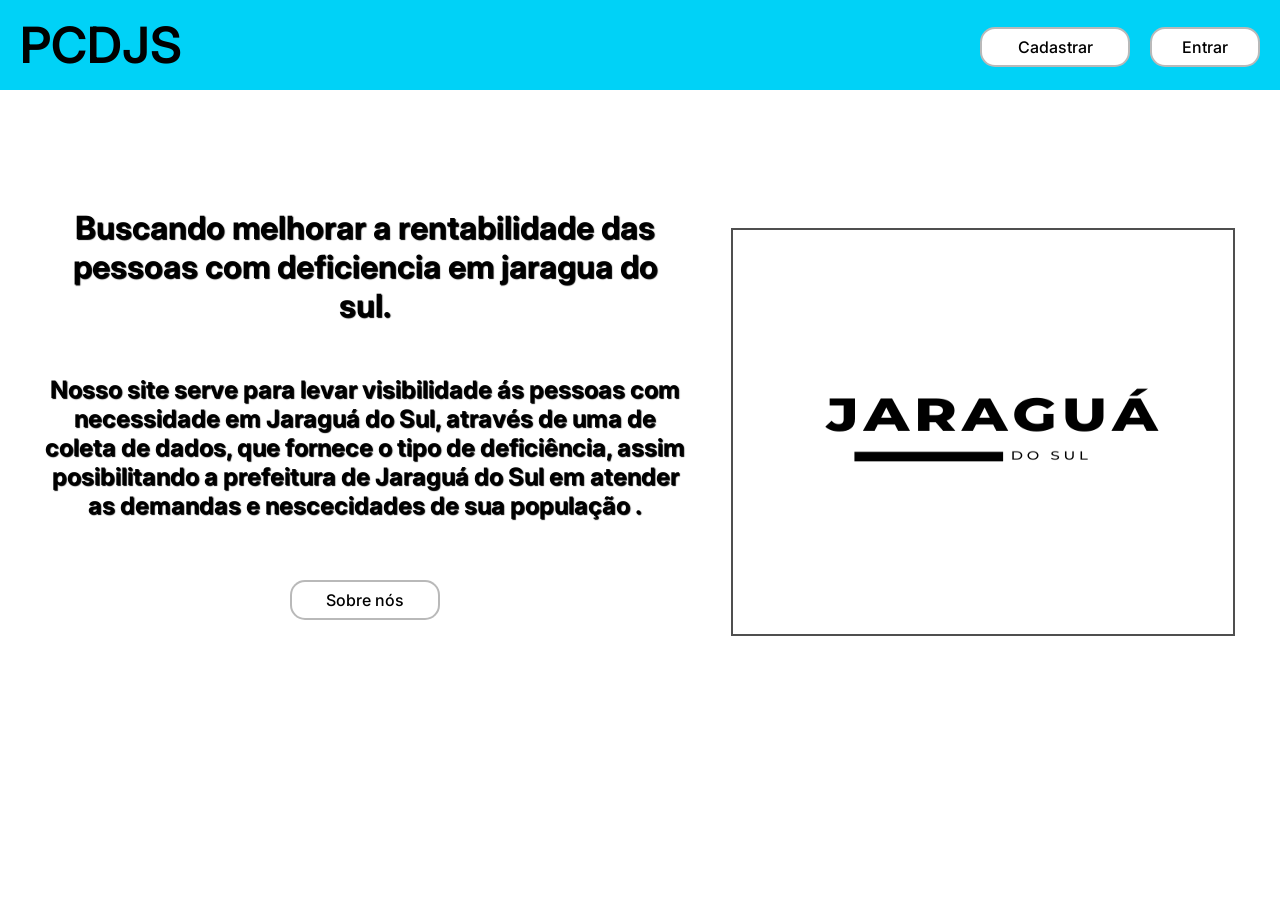
<file: Index.html>
<!DOCTYPE html>

<html lang="pt-br"><head><meta http-equiv="Content-Type" content="text/html; charset=UTF-8">
    
    <meta name="viewport" content="width=device-width, initial-scale=1.0">
    <link rel="stylesheet" href="../CSS/home.css">
        <script src="../JS/NavegarPagina.js"></script>
    <title>Home</title>
  </head>
  <body>
  <div class="container">
    <header class="header">
        <a href="" class="text-logo">PCDJS</a>
            <nav class="navbar">
              <div class="separation-div">
              <div class="cadastrar-button">
                <button onclick="CadastroNavigate()"><a>Cadastrar</a></button>
              </div>
              <div class="logar-button">
                <button onclick="LoginNavigate()"><a>Entrar</a></button>
              </div>
              </div>
            </nav>
    </header>
        <div class="line-landingPage"></div>
        <div class="container-body">
          <div class="text-about-site">
           
            <h1 class="text-h1">Buscando melhorar a rentabilidade das pessoas com deficiencia em jaragua do sul.</h1>
            <h2 class="text-h2">Nosso site serve para levar visibilidade ás pessoas com necessidade em Jaraguá do Sul, através de uma de coleta de dados, que fornece o tipo de deficiência, 
           assim posibilitando a prefeitura de Jaraguá do Sul em atender as demandas e nescecidades de sua população .</h2>
           <div class="cadastrar-button">
       
            <button onclick="Sobre()"><a>Sobre nós</a></button>
                 </div>  
          </div>
          <div class="big-logo">
            <img class="logo" src="../img/Logo.png" _alt="">
           
          </div>
          
        </div>
  </div>
  

</body></html>
</file>
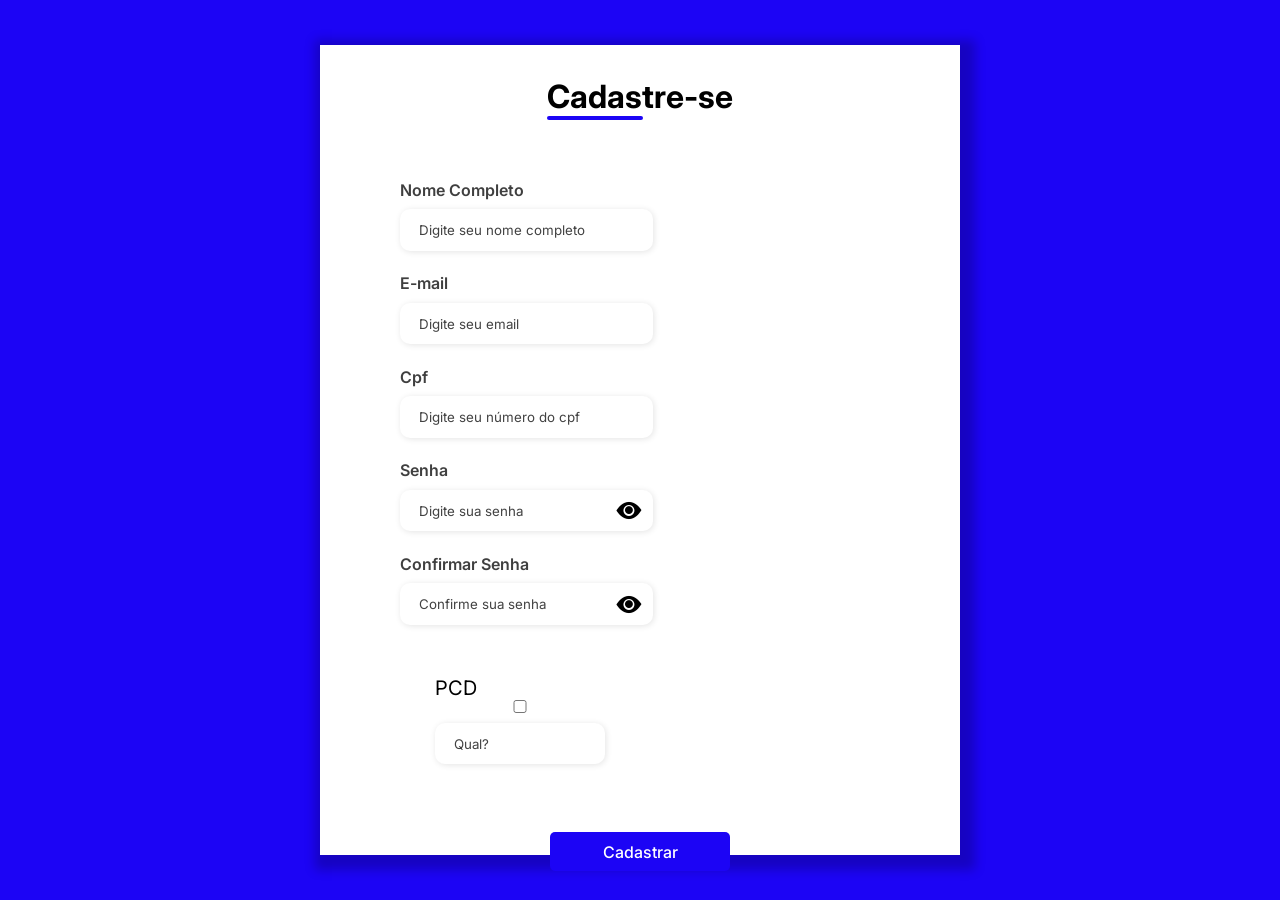
<file: cadastro.html>
<!DOCTYPE html>
<html lang="pt-br">
  <head>
    <meta charset="UTF-8" />
    <meta name="viewport" content="width=device-width, initial-scale=1.0" />
    <link rel="stylesheet" href="../CSS/cadastro.css">
    <link rel="stylesheet" href="https://cdn.jsdelivr.net/npm/bootstrap-icons@1.11.1/font/bootstrap-icons.css">
    <script src="../JS/NavegarPagina.js"></script>
    <title>Cadastro</title>
  </head>
  <body>
      <div class="container">
          <div class="form-image">
            <img src="../img/Logo.png" alt="">
          </div>
          <div class="form">
              <form action="#">
                  <div class="form-header">
                      <div class="title">
                      <h1>Cadastre-se</h1>
                      </div>    
                  </div>
                      <div class="input-group">
                          <div class="input-box">
                              <label for="allname">Nome Completo</label>
                              <input id="allname" type="text" name="allname" placeholder="Digite seu nome completo" required>
                          </div>

                          <div class="input-box">    
                            <label for="email">E-mail</label>
                            <input id="email" type="email" name="email" placeholder="Digite seu email" required>
                          </div>


                          <div class="input-box">    
                            <label for="cpf">Cpf</label>
                            <input id="cpf" type="text" name="cpf" placeholder="Digite seu número do cpf" required>
                          </div>
                          
                          <div class="input-box">    
                            <label for="password">Senha</label>
                            <input id="password" type="password" name="password" placeholder="Digite sua senha" required>
                            <i class="bi bi-eye-fill" id="btn-password" onclick="ShowPassword()"></i>
                          </div>

                          <div class="input-box">    
                            <label for="ConfirmPassword">Confirmar Senha</label>
                            <input id="ConfirmPassword" type="password" name="ConfirmPassword" placeholder="Confirme sua senha" required>
                            <i class="bi bi-eye-fill" id="btn-confirm-password" onclick="ShowConfirmPassword()"></i>
                          </div>
                          <div class="input-box1">    
                            <label for="check">PCD</label>
                            <input id="pcd" type="checkbox" name="check" placeholder="PCD" required>
                            <div class="input-box"><input id="Doenca" type="text" name="text" placeholder="Qual?" required></div>


                          </div>

                      </div>
                      <div class="cadastrar-button">
                        <button onclick="LoginNavigate()"><a>Cadastrar</a></button>
                      </div>  
              </form>
          </div>
      </div>
<script src="../JS/Cadastro.js"></script>
  </body>
</html>
</file>
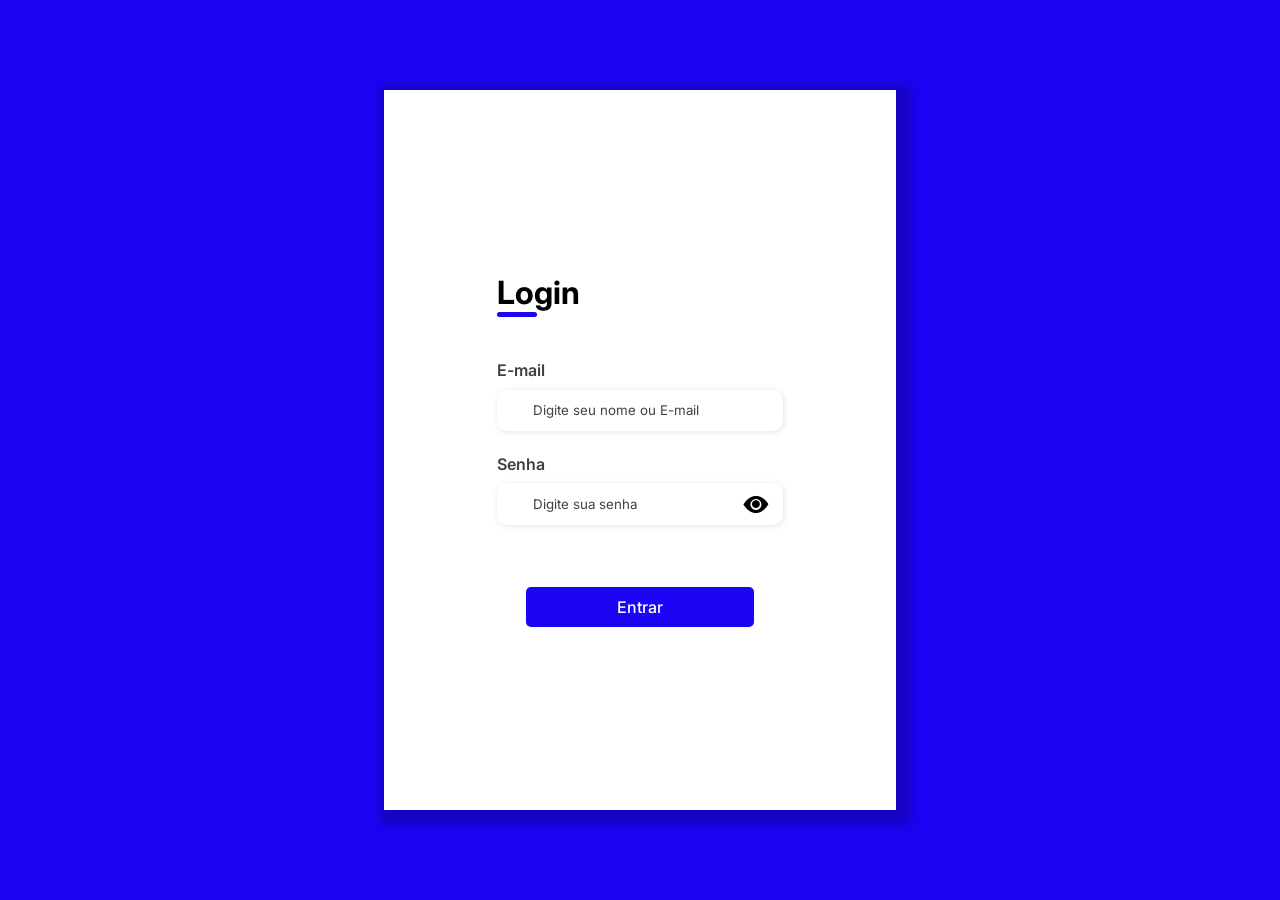
<file: login.html>
<!DOCTYPE html>
<html lang="pt-br">
  <head>
    <meta charset="UTF-8" />
    <meta name="viewport" content="width=device-width, initial-scale=1.0" />
    <link rel="stylesheet" href="../CSS/login.css">
    <link rel="stylesheet" href="https://cdn.jsdelivr.net/npm/bootstrap-icons@1.11.1/font/bootstrap-icons.css">
    <title>Login</title>
  </head>
  <body>
      <div class="container">
          <div class="form">
              <form action="#">
                  <div class="form-header">
                      <div class="title">
                      <h1>Login</h1>
                      </div>    
                  </div>
                          <div class="input-box">
                            <label for="allname">E-mail</label>
                            <input id="allname" type="email" name="allname" placeholder="Digite seu nome ou E-mail" required>
                          </div>
                          <div class="input-box">    
                            <label for="password">Senha</label>
                            <input id="password" type="password" name="password" placeholder="Digite sua senha" required>
                            <i class="bi bi-eye-fill" id="btn-password" onclick="ShowPassword()"></i>
                          </div>

                      <div class="login-button">
                        <button><a href="../HTML/home.html">Entrar</a></button>
                      </div>  
              </form>
          </div>
          <div class="form-image">
            <img src="../img/Logo.png" alt="">
          </div>
      </div>
<script src="../JS/Login.js"></script>
  </body>
</html>
</file>
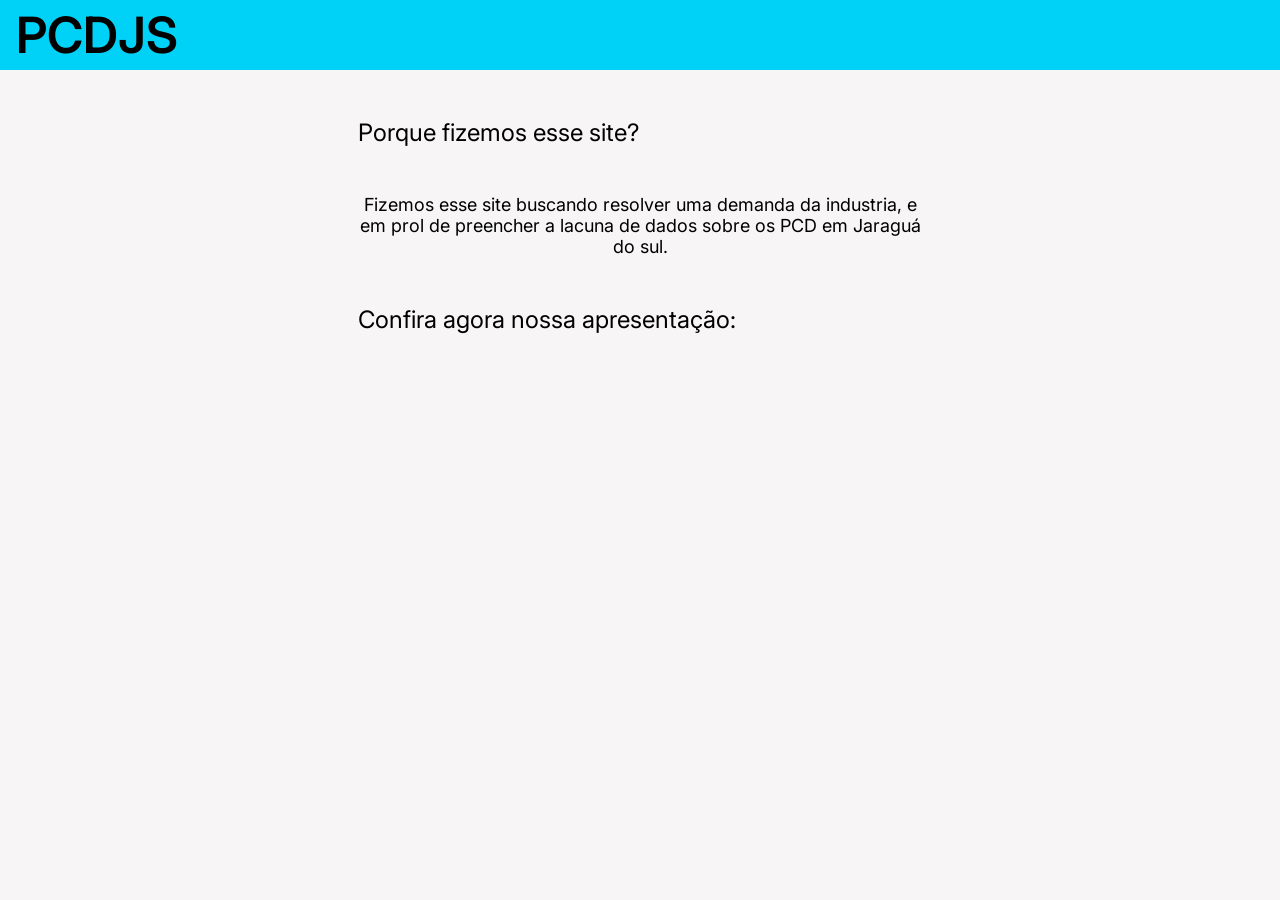
<file: sobre.html>
<!DOCTYPE html>
<html lang="pt-br">
  <head>
    <meta charset="UTF-8" />
    <meta name="viewport" content="width=device-width, initial-scale=1.0" />
    <title>Sobre Nós</title>
    <link rel="stylesheet" href="../CSS/sobre.css">
    <script defer src="../JS/Responsividade.js"></script>
    <script src="../JS/NavegarPagina.js"></script>
  </head>
  <body>
    <header class="header">
        <nav class="nav">
          <a href="" class="text-logo">PCDJS</a>  
        </nav>
      </header>
    <main class="hero">
      <div class="all-texts">
          <p class="title-text">Porque fizemos esse site?</p>
          <p class="apresentation-text">Fizemos esse site buscando resolver uma demanda da industria, e em prol de preencher a lacuna de dados sobre os PCD em 
            Jaraguá do sul.</p>
          <p class="recommendation-text">Confira agora nossa apresentação:</p>
      </div>
      <div class="player-container">
        <iframe  class="video-youtube" src="" 
          title="YouTube video player" frameborder="0" allow="accelerometer; 
          autoplay; clipboard-write; encrypted-media; gyroscope; picture-in-picture; web-share" allowfullscreen>
        </iframe>
      </div>
    </main>
  </body>
</html>
</file>
<file: CSS/home.css>
@import url("https://fonts.googleapis.com/css2?family=Inter:wght@100;200;300;400;500;600&family=Kay+Pho+Du:wght@400;500;600;700&display=swap");

* {
  padding: 0;
  margin: 0;
  box-sizing: border-box;
  font-family: "Inter", sans-serif;
}
.container {
  width: 100%;
  height: 100%;
  padding: 0;
  margin: 0;
}
.container:before {
  content: "";
  height: 100%;
  position: fixed;
  width: 100%;
  z-index: -1;
  background-color: #ffffff;
  
}

.header {
  width:100%;
  height: 10vh;
  padding: 20px 20px 20px 20px;
  background-color: #00d2f7;
  display: flex;
  align-items: center;
  flex-direction: row;
  z-index: 100;
  justify-content: space-between;
  

}
.container-body {
  width: 100%;
  background-color: #ffffff;
  display: flex;
  justify-content: space-evenly;
  align-items: center;
  margin-top: 100px;
 

}

.text-logo {
  font-size: 50px;
  color: #000000;
  text-decoration: none;
  font-weight: 600;


}

.cadastrar-button button {
  width: 150px;
  margin-top: 2.5rem;
  border: none;
  border-radius: 15px;
  background-color: #fff;
  box-shadow: 0.5px 0.5px 1px solid #000000 1px solid #000000 rgba(0, 0, 0, 0.082);
  border: 2px solid rgba(8, 8, 8, 0.281);
  padding: 0.5rem;
  cursor: pointer;
}

.cadastrar-button button:hover {
  background-color: #d3ebf3f5;
}

.cadastrar-button button a {
  text-decoration: none;
  font-size: 1rem;
  font-weight: 500;
  color: #000000;
}

.logar-button button {
  width: 110px;
  margin-top: 2.5rem;
  border: none;
  background-color: #fff;
  padding: 0.5rem;
  border-radius: 15px;
  box-shadow: 0.5px 0.5px 1px solid #000000 1px solid #000000 rgba(0, 0, 0, 0.082);
  border: 2px solid rgba(8, 8, 8, 0.281);
  cursor: pointer;
}

.logar-button button:hover {
  background-color: #d3ebf3f5;
}

.logar-button button a {
  text-decoration: none;
  font-size: 1rem;
  font-weight: 500;
  color: #000000;
}

.separation-div {
  display: flex;
  align-items: center;
  margin-bottom: 13%;
  gap: 20px;
}



.line-landingPage {
  border: 1px  solid rgba(255, 255, 255, 0.692);
}
.big-logo {
    height: 25%;
    border: 2px  solid rgba(0, 0, 0, 0.692);

}
.logo {
    height: 400px;
    width: 500px;
}
.text-about-site {
    width: 50%;
    height: 65%;
    display: flex;
    align-items: center;
    flex-direction: column;
    text-align:center;
    gap: 20px;
}

.text-h1 {
    color: #000000;
    text-shadow: 1px 1px 1px #000;;
}

.text-h2 {
    margin-top: 30px;
    color: #000000;
    text-shadow: 1px 1px 1px #000;
}

@media (max-width: 1390px) {
  .big-logo{
    margin-top: 4vh;
  }
}
  @media(max-width: 1134px) {
    .big-logo{
      margin-top: 8vh;
  }
}
@media(max-width: 1018px) {
  .big-logo{
    margin-top: 12vh;
  }
}
@media(max-width: 960px) {
  .container-body {
    width: 100%;
    height: 90%;
    background-color: #108645;
    display: flex;
    align-items: center;
    flex-direction: column-reverse;
    }
  .big-logo{
    margin-top: 0vh;
  }
}
@media(max-width: 674px) {
  .espacamento-div{
    height: 10px;
  }
}
@media(max-width: 545px) {
  .header {
    width: 110%;
  }
  .container-body {
    width: 110%;
  }
  .line-landingPage {
    width: 110%;
  }
}
@media(max-width: 455px) {
  .header {
    width: 120%;
  }
  .container-body {
    width: 120%;
  }
  .line-landingPage {
    width: 120%;
  }
}
@media(max-width: 435px) {
  .header {
    width: 125%;
  }
  .container-body {
    width: 125%;
  }
  .line-landingPage {
    width: 125%;
  }
}
@media(max-width: 395px) {
  .header {
    width: 135%;
  }
  .container-body {
    width: 135%;
  }
  .line-landingPage {
    width: 135%;
  }
}
@media(max-width: 385px) {
  .header {
    width: 140%;
  }
  .container-body {
    width: 140%;
  }
  .line-landingPage {
    width: 140%;
  }
}
</file>
<file: CSS/cadastro.css>
@import url("https://fonts.googleapis.com/css2?family=Inter:wght@100;200;300;400;500;600&family=Kay+Pho+Du:wght@400;500;600;700&display=swap");

* {
  padding: 0;
  margin: 0;
  box-sizing: border-box;
  font-family: "Inter", sans-serif;
}

body {
  width: 100%;
  height: 100vh;
  display: flex;
  justify-content: center;
  align-items: center;
  background: #1c04f5;
}

.container {
  width: 80%;
  height: 80vh;
  display: flex;
  box-shadow: 5px 5px 10px 10px rgba(0, 0, 0, 0.212);
}

.form-image {
  width: 50%;
  display: flex;
  justify-content: center;
  align-items: center;
  background-color: #fcfcfcd7;
}

img {
  width: 30rem;
}

.form {
  width: 50%;
  display: flex;
  justify-content: center;
  align-items: center;
  flex-direction: column;
  background-color: #fff;
  padding: 5rem;
  justify-content: space-between;
}

.form-header {
  margin-bottom: 3rem;
  display: flex;
  justify-content: space-between;
}

.form-header h1::after {
  content: "";
  display: block;
  width: 6rem;
  height: 0.3rem;
  background-color: #1c04f5;
  margin: 0 auto;
  position: absolute;
  border-radius: 10px;
}

.input-group {
  display: flex;
  flex-wrap: wrap;
  justify-content: space-between;
  padding: 1rem 0;
}

.input-box {
  display: flex;
  flex-direction: column;
  margin-bottom: 0.8rem;
  position: relative;
}
.input-box1{
    display: flex;
    margin: 1rem 0;
    padding: 0.8rem 2.2rem;
    width: 15rem;
   justify-content: space-between;
   flex-direction: column;  
   font-size: 20px;

}
.input-box input {
  margin: 0.6rem 0;
  padding: 0.8rem 1.2rem;
  border: none;
  border-radius: 10px;
  box-shadow: 1px 1px 6px #0000001c;
}
.input-box input:hover {
  background-color: #eeeeee75;
}

.input-box input:focus-visible {
  outline: 1px solid #42bb78;
}

.input-box label,
.gender-title h6 {
  font-size: 1rem;
  font-weight: 600;
  color: #000000c0;
}

.input-box input::placeholder {
  color: #000000be;
}
div i {
  font-size: 25px;
  cursor: pointer;
  position: absolute;
  right: 5%;
  margin-top: 36px;
}
.cadastrar-button {
  display: flex;
  justify-content: center;
  align-items: center;
}
.cadastrar-button button {
  width: 180px;
  border: none;
  background-color: #1c04f5;
  padding: 0.62rem;
  border-radius: 5px;
  cursor: pointer;
}
.cadastrar-button button:hover {
  background-color: #000000;
}
.cadastrar-button button a {
  text-decoration: none;
  font-size: 1rem;
  font-weight: 500;
  color: #fff;
}
@media (max-width: 1520px) {
  .container {
    height: 90%;
    width: 90%;
  }
  .form {
    width: 50%;
    display: flex;
    justify-content: center;
    align-items: center;
    background-color: #fff;
    flex-direction: column;
  }
   
  .form-header {
    margin-top: 3rem;
    display: flex;
    justify-content: center;
  }
}
@media (max-width: 1380px) {
  .form-image {
    display: none;
  }
  .container {
    width: 50%;
  }
  .form {
    width: 100%;
  }
  .input-group {
    display: flex;
    flex-wrap: wrap;
    justify-content: space-between;
    flex-direction: row;
    padding: 1rem 0;
  }
}
@media (max-width: 1262px) {
  .container {
    width: 56%;
    height: 80vh;
    
  }
}

@media (max-width: 1152px) {
  .container {
    width: 60%;
    height: 80vh;
  }
  .form {
    display: flex;
    justify-content: center;
    align-items: center;
  }
}
@media (max-width: 1050px) {
  .form {
    width: 100%;
    display: flex;
    justify-content: center;
    align-items: center;
    flex-direction: column;
    background-color: #fff;
  }
  .input-group {
    display: flex;
    flex-direction: column;
  }
}

@media (max-width: 672px) {
  .form {
    width: 100%;
    display: flex;
    justify-content: center;
    align-items: center;
    flex-direction: column;
    background-color: #fff;
  }
  .input-group {
    display: flex;
    flex-direction: column;
  }
  .container {
    width: 60%;
    height: 100%;
    display: flex;
    justify-content: center;
  }
  .cadastrar-button {
    margin-bottom: 60px;
  }
}

@media (max-width: 430px) {
  .container {
    width: 70%;
    height: 90%;
    display: flex;
    justify-content: center;
  }
  .form-header {
    margin-bottom: 0;
    margin-top: 30%;
  }
  
  
}
@media (max-width: 395px) {
  .container {
    width: 100%;
    height: 95%;
    display: flex;
    justify-content: center;
  }
  .form {
    width: 80%;
    display: flex;
    justify-content: center;
    align-items: center;
    flex-direction: column;
    background-color: #fff;
  }
  .form-header {
    margin-bottom: 0;
    margin-top: 20%;
  }
  .cadastrar-button {
    margin-bottom: 60px;
  }
}
@media (max-width: 365px) {
  .container {
    width: 100%;
    height: 100%;
    display: flex;
    justify-content: center;
  }
  .form {
    width: 80%;
    display: flex;
    justify-content: center;
    align-items: center;
    flex-direction: column;
    background-color: #fff;
  }
  .form-header {
    margin-bottom: 0;
    margin-top: 40px;
  }
  .cadastrar-button {
    margin-bottom: 50px;
  }
}.input2{
 color: #000000;
}
</file>
<file: CSS/login.css>
@import url('https://fonts.googleapis.com/css2?family=Inter:wght@100;200;300;400;500;600&family=Kay+Pho+Du:wght@400;500;600;700&display=swap');

* {
    padding: 0;
    margin: 0;
    box-sizing: border-box;
    font-family: 'Inter', sans-serif;
}

body {
    width: 100%;
    height: 100vh;
    display: flex;
    justify-content:center;
    align-items: center;
    background: #1c04f5;
}

.container {
    width: 70%;
    height: 80vh;
    display: flex;
    box-shadow: 5px 5px 10px 10px rgba(0, 0, 0, .212);
    border-radius: 5px solid black;
}

.form-image {
    width: 50%;
    display: flex;
    justify-content: center;
    align-items: center;
    background-color: #fcfcfcd7;

}

img {
    width: 30rem;
}

.form {
    width: 50%;
    display: flex;
    justify-content: center;
    align-items: center;
    flex-direction: column;
    background-color: #fff;
    padding: 5rem;    
    justify-content: space-between;
}

.form-header {
    margin-bottom: 3rem;
    display: flex;
    justify-content: space-between;
}

.form-header h1::after {
    content: '';
    display: block;
    width: 2.5rem;
    height: 0.3rem;
    background-color: #1c04f5;
    margin: 0 auto;
    position: absolute;
    border-radius: 10px;
}

.input-group {
    display: flex;
    flex-wrap: wrap;
    justify-content: space-between;
    padding: 1rem 0;
}

.input-box {
    display: flex;
    flex-direction: column;
    margin-bottom: 0.8rem;
    position:relative
}

.input-box input {
    margin: 0.6rem 0;
    padding: 0.8rem 2.2rem;
    border: none;
    border-radius: 10px;
    box-shadow: 1px 1px 6px #0000001c; 
}
.input-box input:hover {
    background-color: #eeeeee75;
}

.input-box input:focus-visible {
    outline: 1px solid #fcfcfcd7;
}

.input-box label, 
.gender-title h6 {
    font-size: 1rem;
    font-weight: 600;
    color: #000000c0;
}

.input-box input::placeholder {
    color: #000000be;
}
div i {
    font-size: 25px;
    cursor: pointer;
    position: absolute;
    right: 5%;
    margin-top: 36px;

}
.login-button {
    display: flex;
    justify-content: center;
    align-items: center;
}
.login-button button {
    width: 80%;
    margin-top: 2.5rem;
    border: none;
    background-color: #1c04f5;
    padding: 0.62rem;
    border-radius: 5px;
    cursor:pointer;
}
.login-button button:hover {
    background-color: #0000001c;
}
.login-button button a {
    text-decoration: none;
    font-size: 1rem;
    font-weight: 500;
    color: #fff;
}

@media(max-width: 1330px){
    .form-image {
        display: none;
    }
    .container  {
        width: 40%;
    }
    .form {
        width: 100%;
        display: flex;
        justify-content: center;
        align-items: center;
    }
}
@media(max-width: 1024px) and (max-height: 600px){
    .container {
        width: 40%;
        height: 35%;
    }  
}
@media(max-width: 1024px) {
    .container {
        width: 40%;
        height: 35%;
    }  
}
@media (max-width:912px) {
    .container {
        width: 40%;
        height: 35%;
    }   
}
@media (max-width:768px) {
    .container {
        width: 40%;
        height: 40%;
    }   
}
@media (max-width:550px) {
    .container {
        width: 55%;
        height: 65%;
    }   
}
@media (max-width:430px) {
    .container {
        width: 65%;
        height: 50%;
    }   
}
@media (max-width:414px) {
    .container {
        width: 70%;
        height: 50%;
    }   
}
@media (max-width:375px) {
    .container {
        width: 75%;
        height: 60%;
    }   
}
@media (max-width:280px) {
    .container {
        width: 95%;
        height: 65%;
    }   
}
</file>
<file: CSS/sobre.css>
@import url("https://fonts.googleapis.com/css2?family=Inter:wght@100;200;300;400;500;600&family=Kay+Pho+Du:wght@400;500;600;700&display=swap");

* {
  padding: 0;
  margin: 0;
  font-family: "Inter", sans-serif;
}

a {
  text-decoration: none;
}

#fade,

.randon-button {
  opacity: 0;
}

#fade {
  position: fixed;
  top: 0;
  right: 0;
  width: 100%;
  height: 100%;
  z-index: 5;
  display: flex;
}

.header {
  background-color: #00d2f7;
  padding-inline: 16px;
}

.nav {
  max-width: 1500px;
  height: 70px;
  margin-inline: auto;
  display: flex;
  justify-content: space-between;
  align-items: center;
}

.logo {
  width: 85px;
  height: 70px;
  margin-top: 8px;
}

.nav-list {
  display: flex;
  gap: 32px;
  list-style: none;
  align-items: center;
}

.nav-list a {
  font-size: 18px;
  color: #fff;
  padding-block: 16px;
}
.hero {
  height: calc(100vh - 70px);
  background-color: #f7f5f5;
  display: flex;
  justify-content: center;
  align-items: center;
  flex-direction: column;
}

.all-texts {
  display: flex;
  width: 44%;
  height: 60%;
  justify-content: space-evenly;
  text-align: center;
  flex-direction: column;
  align-items: flex-start;
}

.title-text {
  font-size: 24px;
  
}
.apresentation-text {
  font-size: 18px;
}
.recommendation-text {
  font-size: 24px;
}

.player-container {
  width: 100%;
  height: 100%;
  display: flex;
  align-items: center;
  flex-direction: column;
  justify-content: center;
}

.video-youtube {
  width: 700px;
  height: 430px;
}

@media (max-width: 1400px) {
  #modal {
    top: 60px;
    right: 0;
  }
}

@media (max-width: 750px) {
    .all-texts {
        display: flex;
        height: 60%;
        width: 100%;
        justify-content: space-evenly;
        text-align: center;
    }

  .title-text {
    font-size: 22px;
  }
  .apresetation-text {
    font-size: 15px;
  }
  .recommendation-text {
    font-size: 22px;
  }

  .player-container {
    width: 100%;
    height: 40%;
    display: flex;
    align-items: center;
    flex-direction: column;
    justify-content: center;
    margin-bottom: 2%;
  }

  .video-youtube {
    width: 96%;
    height: 430px;
  }

  .hamburguer {
    display: block;
    z-index: 2;
  }
  #modal {
    right: 32%;
    top: 26.5%;
    border-radius: 5% 5% 5% 5%;
  }

  .nav-list {
    position: fixed;
    top: 0;
    left: 0;
    width: 100vw;
    height: 100vh;
    background: #07753a;
    clip-path: circle(100px at 90% -15%);
    transition: 1s ease-out;
    flex-direction: column-reverse;
    justify-content: space-around;
    align-items: center;
    gap: 0;
    display: flex;
    pointer-events: none;
    z-index: 1;
  }

  .nav-list a {
    font-size: 30px;
    opacity: 0;
  }
  .foto-nav,
  .foto-nav-container {
    opacity: 0;
    width: 9rem;
    height: 9rem;
  }

  .nav-list .foto-nav-container:nth-child(3) {
    transition: 0.5s 0.2s;
  }
  .nav-list .foto-nav:nth-child(4) {
    transition: 0.5s 0.2s;
  }
  .nav-list li:nth-child(2) a {
    transition: 0.5s 0.4s;
  }
  .nav-list li:nth-child(1) a {
    transition: 0.5s 0.6s;
  }

  .nav.active .nav-list {
    clip-path: circle(2500px at 90% -15%);
    pointer-events: all;
  }
  .nav.active .nav-list a {
    opacity: 1;
  }
  .nav.active .nav-list .foto-nav {
    opacity: 1;
  }
  .nav.active .nav-list .foto-nav-container {
    opacity: 1;
  }

  .nav.active .hamburguer {
    position: fixed;
    top: 26px;
    right: 16px;
    border-top-color: transparent;
  }

  .nav.active .hamburguer::before {
    transform: rotate(135deg);
  }

  .nav.active .hamburguer::after {
    transform: rotate(-135deg);
    top: -7px;
  }

  .foto-nav-perfil,
  .foto-nav-container-perfil {
    z-index: 0;
  }
}
.text-logo {
  font-size: 50px;
  color: #000000;
  text-decoration: none;
  font-weight: 600;


}
</file>
